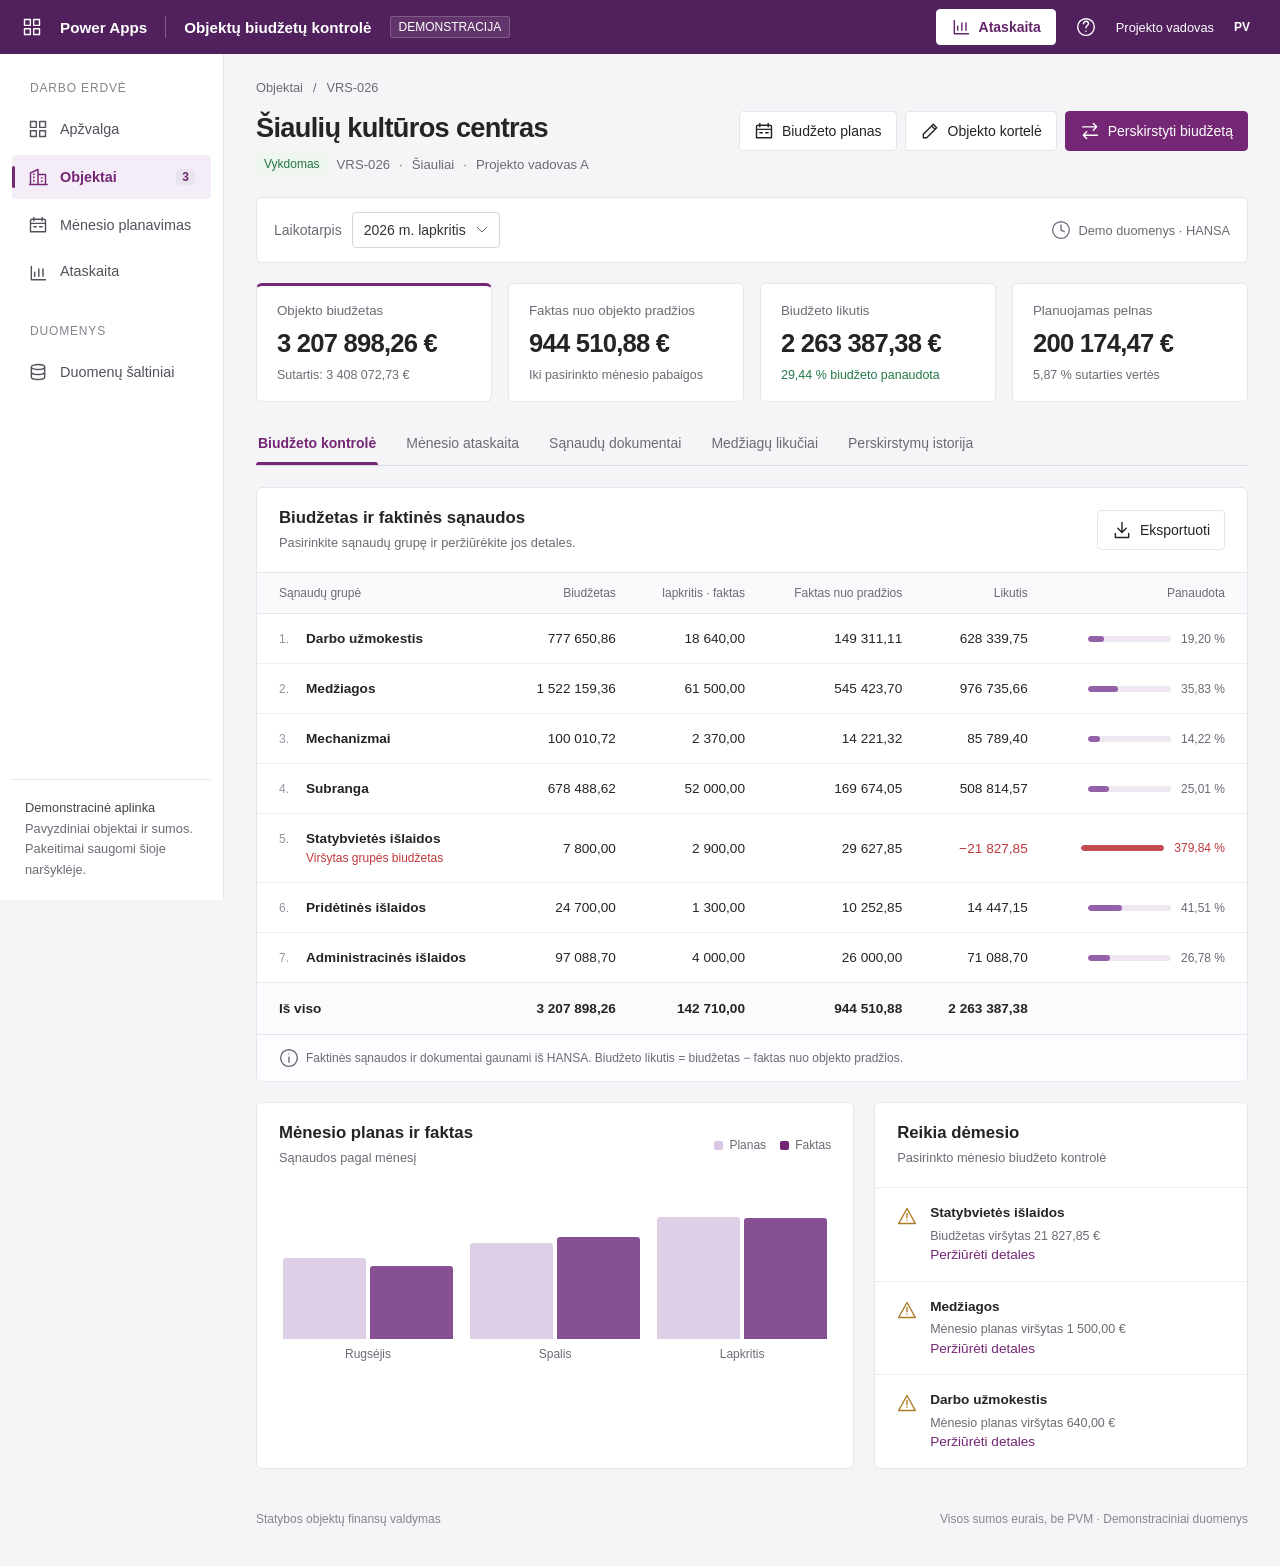
<file: index.html>
<!doctype html>
<html lang="lt"><head><meta charset="UTF-8"><meta name="viewport" content="width=device-width,initial-scale=1"><title>Objektų biudžetų kontrolė</title><meta name="description" content="Statybos objektų biudžeto planavimo ir faktinių sąnaudų kontrolės demonstracija."><link rel="stylesheet" href="style.css?v=neutral-demo-4"></head><body><div id="app"></div><div id="toast" role="status"></div><dialog id="modal"></dialog><script src="config.js?v=neutral-demo-4"></script><script src="app.js?v=neutral-demo-4"></script></body></html>
</file>
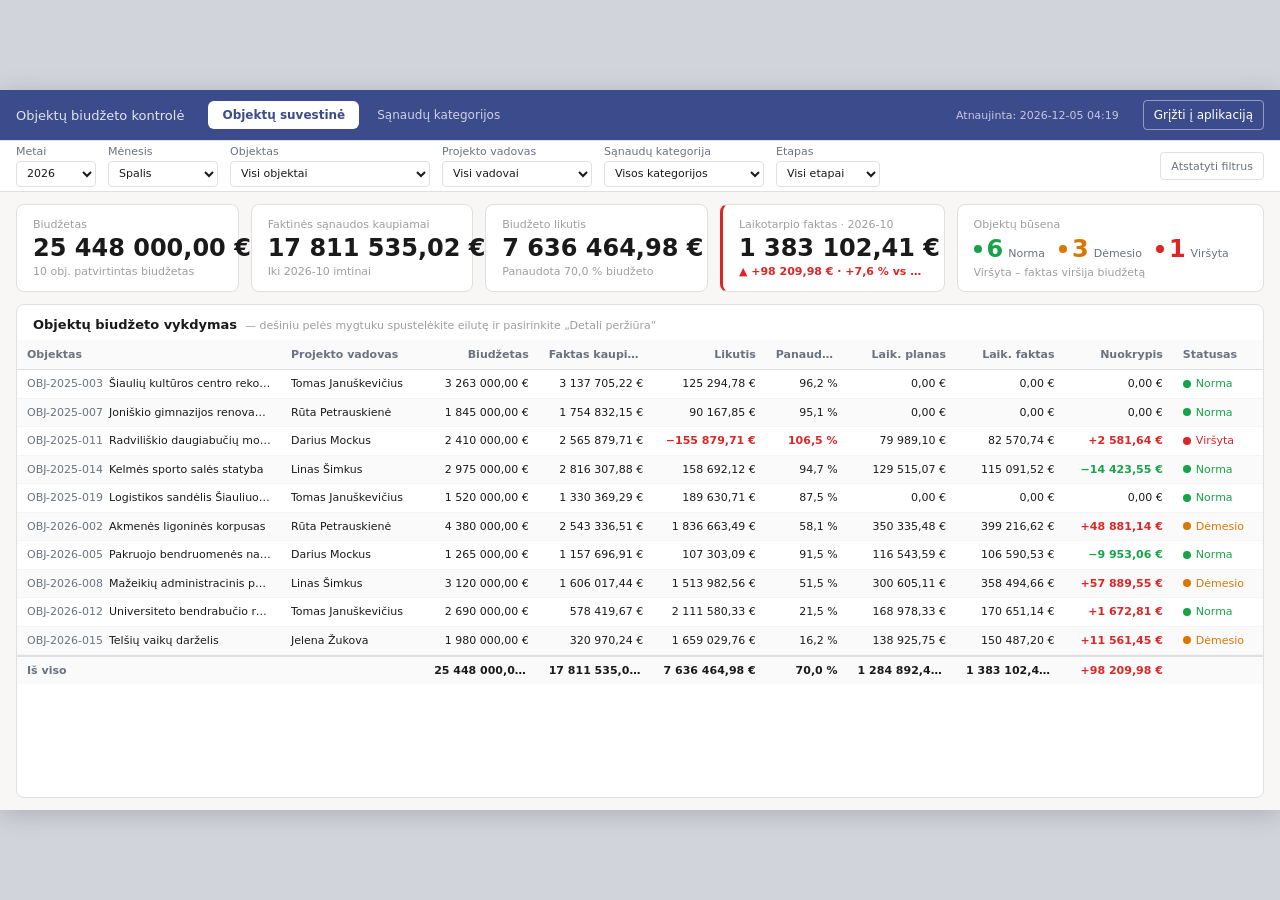
<file: ataskaita.html>
<!DOCTYPE html>
<html lang="lt">
<head>
<meta charset="UTF-8">
<meta name="viewport" content="width=1280">
<title>Objektų biudžeto kontrolė · Ataskaita</title>
<style>
:root {
  --font: "Segoe UI", system-ui, sans-serif;
  --canvas: #F8F7F6;
  --surface: #FFFFFF;
  --border: #E0E0E0;
  --radius: 8px;
  --text-primary: #1A1A1A;
  --text-secondary: #6B7280;
  --text-muted: #9E9E9E;
  --accent: #3B4B8C; /* Ataskaitos akcentinė spalva */
  --success: #16A34A;
  --warning: #D97706;
  --danger: #DC2626;
  --series-b: #9CA3AF;
  --row-alt: #FAFAFA;
  --row-hover: #EEF1F9;
}
* { box-sizing: border-box; }
html, body {
  margin: 0; padding: 0; width: 100%; height: 100%;
  background: #D1D5DB;
  display: flex; align-items: center; justify-content: center;
  font-family: var(--font);
  color: var(--text-primary);
}
.report-canvas {
  width: 1280px; height: 720px; flex-shrink: 0; overflow: hidden;
  display: flex; flex-direction: column;
  background: var(--canvas);
  box-shadow: 0 4px 24px rgba(0,0,0,0.18);
  position: relative;
}
button { font-family: var(--font); }
:focus-visible { outline: 2px solid var(--accent); outline-offset: 2px; }

/* ---------- Topbar ---------- */
.topbar {
  height: 50px; flex-shrink: 0; background: var(--accent);
  display: flex; align-items: center; gap: 24px; padding: 0 16px;
}
.brand { display: flex; align-items: center; gap: 10px; flex-shrink: 0; }
.brand-name { color: #FFFFFF; font-size: 14px; font-weight: 700; white-space: nowrap; }
.brand-sep { color: rgba(255,255,255,0.4); font-size: 14px; }
.brand-report { color: rgba(255,255,255,0.85); font-size: 13px; font-weight: 400; white-space: nowrap; }
.tabs { display: flex; gap: 4px; }
.tab {
  border: none; background: transparent; color: rgba(255,255,255,0.75);
  font-size: 12px; padding: 7px 14px; border-radius: 6px; cursor: pointer; white-space: nowrap;
}
.tab:hover { color: #FFFFFF; background: rgba(255,255,255,0.12); }
.tab.active { background: #FFFFFF; color: var(--accent); font-weight: 600; }
.tab:focus-visible { outline: 2px solid #FFFFFF; outline-offset: 2px; }
.timestamp { margin-left: auto; font-size: 11px; color: rgba(255,255,255,0.7); background: none; border: none; padding: 0; white-space: nowrap; }

/* ---------- Filter bar ---------- */
.filterbar {
  height: 52px; flex-shrink: 0;
  background: var(--surface);
  border-top: 1px solid var(--border);
  border-bottom: 1px solid var(--border);
  display: flex; align-items: center; gap: 12px;
  padding: 4px 16px; box-sizing: border-box;
}
.filter { display: flex; flex-direction: column; gap: 4px; }
.filter label { display: block; font-size: 11px; color: var(--text-secondary); line-height: 1; white-space: nowrap; }
.filter select {
  height: 26px; font-size: 11px; border: 1px solid var(--border); border-radius: 4px;
  background: var(--surface); color: var(--text-primary); padding: 4px 6px; box-sizing: border-box;
  font-family: var(--font);
}
.filter select:disabled { color: var(--text-muted); background: var(--row-alt); }
.filter-right { margin-left: auto; display: flex; align-items: center; gap: 8px; }
.btn-reset-filters, .btn-ghost {
  font-size: 11px; height: 28px; padding: 0 10px; border: 1px solid var(--border); border-radius: 4px;
  background: var(--surface); color: var(--text-secondary); cursor: pointer; white-space: nowrap;
}
.btn-reset-filters:hover, .btn-ghost:hover { background: #F3F4F6; color: var(--text-primary); }
.btn-ghost.small { height: 24px; padding: 0 8px; }
[hidden] { display: none !important; }

/* ---------- Content / pages ---------- */
.content { flex: 1; min-height: 0; overflow: hidden; }
.page {
  display: none; flex-direction: column; height: 100%; min-height: 0; overflow: hidden;
  padding: 12px 16px; gap: 12px;
}
.page.active { display: flex; }

/* ---------- KPI ---------- */
.kpi-row { display: flex; gap: 12px; height: 88px; flex-shrink: 0; }
.kpi {
  flex: 1; min-width: 0; background: var(--surface); border: 1px solid var(--border);
  border-radius: var(--radius); padding: 12px 16px;
  display: flex; flex-direction: column; justify-content: center;
}
.kpi.wide { flex: 1.45; }
.kpi-label { font-size: 11px; color: var(--text-muted); margin-bottom: 4px; white-space: nowrap; overflow: hidden; text-overflow: ellipsis; }
.kpi-value { font-size: 24px; font-weight: 700; color: var(--text-primary); white-space: nowrap; font-variant-numeric: tabular-nums; line-height: 1.15; }
.kpi-value.neg { color: var(--danger); }
.kpi-sub { font-size: 11px; color: var(--text-muted); margin-top: 3px; white-space: nowrap; overflow: hidden; text-overflow: ellipsis; }
.kpi-delta { font-size: 11px; font-weight: 600; margin-top: 3px; white-space: nowrap; overflow: hidden; text-overflow: ellipsis; }
.kpi-delta.bad { color: var(--danger); }
.kpi-delta.good { color: var(--success); }
.kpi-delta.neutral { color: var(--text-muted); font-weight: 400; }
.kpi-multi-row { display: flex; gap: 14px; align-items: baseline; }
.status-item { display: inline-flex; align-items: baseline; gap: 5px; white-space: nowrap; }
.status-item .dot { width: 8px; height: 8px; border-radius: 50%; background: currentColor; align-self: center; }
.status-item .count { font-size: 24px; font-weight: 700; font-variant-numeric: tabular-nums; }
.status-item .label { font-size: 11px; color: var(--text-secondary); }

/* ---------- Status (dot + text) ----------
   Mapping: Norma → success, Dėmesio → warning, Viršyta → danger.
   Viršyta: faktas kaupiamai > biudžetas. Dėmesio: laikotarpio faktas > laikotarpio planas daugiau nei 5 %. */
.status { display: inline-flex; align-items: center; gap: 5px; font-weight: 500; }
.status-dot { width: 8px; height: 8px; border-radius: 50%; background: currentColor; flex-shrink: 0; }
.status-good, .status-item.status-good { color: var(--success); }
.status-warn, .status-item.status-warn { color: var(--warning); }
.status-bad, .status-item.status-bad { color: var(--danger); }
.status-neutral { color: var(--text-muted); }

/* ---------- Panels & tables ---------- */
.panel {
  background: var(--surface); border: 1px solid var(--border); border-radius: var(--radius);
  display: flex; flex-direction: column; min-height: 0; overflow: hidden;
}
.panel-fill { flex: 1; }
.table-title { font-size: 13px; font-weight: 600; color: var(--text-primary); padding: 12px 16px 8px; flex-shrink: 0; white-space: nowrap; }
.table-title .hint { font-size: 11px; font-weight: 400; color: var(--text-muted); margin-left: 8px; }
.table-wrap { flex: 1; min-height: 0; overflow-y: auto; overflow-x: hidden; }
table { width: 100%; table-layout: fixed; border-collapse: separate; border-spacing: 0; font-size: 11px; }
thead th {
  position: sticky; top: 0; z-index: 1;
  color: var(--text-secondary); font-weight: 600; font-size: 11px; text-transform: none;
  padding: 8px 10px; border-bottom: 1px solid var(--border); background: var(--row-alt);
  text-align: left; white-space: nowrap; overflow: hidden; text-overflow: ellipsis;
}
thead th.num { text-align: right; }
tbody td {
  color: var(--text-primary); padding: 7px 10px; border-bottom: 1px solid #F3F4F6;
  white-space: nowrap; overflow: hidden; text-overflow: ellipsis; max-width: 0;
}
tbody tr:nth-child(even) td { background: var(--row-alt); }
td.num { text-align: right; font-variant-numeric: tabular-nums; }
.code { color: var(--text-secondary); margin-right: 6px; font-variant-numeric: tabular-nums; }
tr.drill { cursor: context-menu; }
tr.drill:hover td { background: var(--row-hover); }
tr.drill.selected td { background: var(--row-hover); box-shadow: inset 0 -1px 0 var(--accent); }
tr.drill:focus-visible { outline: 2px solid var(--accent); outline-offset: -2px; }
tfoot td {
  position: sticky; bottom: 0; z-index: 1;
  background: var(--row-alt); border-top: 2px solid var(--border);
  font-weight: 700; padding: 7px 10px; white-space: nowrap; overflow: hidden; text-overflow: ellipsis; max-width: 0;
}
tfoot td.total-label { color: var(--text-secondary); }
.neg, .delta-bad { color: var(--danger); font-weight: 600; }
.delta-good { color: var(--success); font-weight: 600; }
td.empty { text-align: center; color: var(--text-secondary); padding: 28px 10px; background: var(--surface) !important; }

/* Matrix (hierarchy) */
.group-row td { background: #F3F4F6 !important; font-weight: 700; font-size: 11px; padding: 6px 10px; cursor: pointer; }
.group-row:hover td { background: #E9EBEF !important; }
.group-header { user-select: none; }
.toggle-icon { font-size: 9px; margin-right: 6px; color: var(--text-secondary); display: inline-block; width: 10px; }
.child-row td { font-size: 11px; padding: 5px 10px; }
.child-label { padding-left: 24px !important; color: #374151 !important; }

/* ---------- Charts ---------- */
.chart-row { display: flex; flex: 1; min-height: 0; gap: 12px; }
.chart-panel {
  flex: 1; min-width: 0; min-height: 0; background: var(--surface); border: 1px solid var(--border);
  border-radius: var(--radius); padding: 10px 14px 8px; display: flex; flex-direction: column;
}
.chart-head { display: flex; align-items: flex-start; gap: 12px; flex-shrink: 0; margin-bottom: 6px; }
.chart-title { font-size: 13px; font-weight: 600; color: var(--text-primary); }
.chart-sub { font-size: 11px; color: var(--text-secondary); margin-top: 2px; }
.legend { margin-left: auto; display: flex; gap: 12px; align-items: center; font-size: 11px; color: var(--text-secondary); padding-top: 2px; white-space: nowrap; }
.legend .sw { display: inline-block; width: 10px; height: 10px; border-radius: 2px; margin-right: 5px; vertical-align: -1px; }
.chart-wrap { flex: 1; min-height: 0; position: relative; }
.chart-wrap canvas { display: block; }
.chart-tip {
  position: absolute; pointer-events: none; background: var(--surface); border: 1px solid var(--border);
  border-radius: 6px; box-shadow: 0 4px 12px rgba(0,0,0,0.10); padding: 7px 10px; font-size: 11px;
  color: var(--text-primary); white-space: nowrap; z-index: 5; display: none; line-height: 1.55;
}
.chart-tip b { font-weight: 600; }
.p2-table-panel { height: 250px; flex-shrink: 0; }
#p3-kpis .kpi-value { font-size: 20px; }
#p3-kpis .kpi { padding: 12px 14px; }

/* ---------- Detail page ---------- */
.detail-head {
  flex-shrink: 0; display: flex; align-items: center; gap: 16px;
  background: var(--surface); border: 1px solid var(--border); border-radius: var(--radius); padding: 10px 16px;
}
.btn-back {
  font-size: 12px; height: 30px; padding: 0 12px; border: 1px solid var(--border); border-radius: 6px;
  background: var(--surface); color: var(--text-primary); cursor: pointer; white-space: nowrap;
}
.btn-back:hover { background: #F3F4F6; }
.detail-title { font-size: 15px; font-weight: 700; color: var(--text-primary); white-space: nowrap; }
.detail-meta { font-size: 11px; color: var(--text-secondary); margin-top: 2px; white-space: nowrap; overflow: hidden; text-overflow: ellipsis; }
.detail-text { min-width: 0; }

/* ---------- Context menu ---------- */
.ctx-menu {
  position: fixed; background: #FFFFFF; border: 1px solid #E0E0E0; border-radius: 6px;
  box-shadow: 0 4px 16px rgba(0,0,0,0.12); padding: 4px 0; min-width: 180px; z-index: 1000; display: none;
}
.ctx-menu.visible { display: block; }
.ctx-item {
  padding: 8px 14px; font-size: 12px; color: #1A1A1A; cursor: pointer;
  display: flex; align-items: center; gap: 8px; user-select: none;
  border: none; background: transparent; width: 100%; text-align: left;
}
.ctx-item:hover, .ctx-item:focus-visible { background: #EEF1F9; outline: none; }
.ctx-icon { font-size: 13px; color: var(--accent); }
.ctx-cancel { color: #6B7280; border-top: 1px solid #F3F4F6; margin-top: 2px; }
.app-back-link { color: #fff; text-decoration: none; font: 12px var(--font); white-space: nowrap; padding: 7px 10px; border: 1px solid rgba(255,255,255,.45); border-radius: 4px; }
.app-back-link:hover { background: rgba(255,255,255,.12); }
</style>
</head>
<body>
<div class="report-canvas">
  <div class="topbar">
    <div class="brand">
      <span class="brand-report">Objektų biudžeto kontrolė</span>
    </div>
    <nav class="tabs" aria-label="Ataskaitos puslapiai">
      <button type="button" class="tab active" data-page="p1">Objektų suvestinė</button>
      <button type="button" class="tab" data-page="p2">Sąnaudų kategorijos</button>
    </nav>
    <div class="timestamp" id="ts"></div>
    <a class="app-back-link" href="./index.html?v=neutral-demo-4">Grįžti į aplikaciją</a>
  </div>

  <div class="filterbar">
    <div class="filter"><label for="f-year">Metai</label><select id="f-year" style="width:80px" onchange="applyFilters()"></select></div>
    <div class="filter"><label for="f-month">Mėnesis</label><select id="f-month" style="width:110px" onchange="applyFilters()"></select></div>
    <div class="filter"><label for="f-obj">Objektas</label><select id="f-obj" style="width:200px" onchange="applyFilters()"></select></div>
    <div class="filter"><label for="f-pm">Projekto vadovas</label><select id="f-pm" style="width:150px" onchange="applyFilters()"></select></div>
    <div class="filter"><label for="f-cat">Sąnaudų kategorija</label><select id="f-cat" style="width:160px" onchange="applyFilters()"></select></div>
    <div class="filter"><label for="f-stage">Etapas</label><select id="f-stage" style="width:104px" onchange="applyFilters()"></select></div>
    <div class="filter-right">
      <button type="button" class="btn-ghost" id="chip-chart" hidden></button>
      <button type="button" class="btn-reset-filters" id="btn-reset">Atstatyti filtrus</button>
    </div>
  </div>

  <div class="content">
    <!-- P1: Objektų suvestinė -->
    <div class="page active" id="p1">
      <div class="kpi-row" id="p1-kpis"></div>
      <div class="panel panel-fill">
        <div class="table-title">Objektų biudžeto vykdymas<span class="hint">— dešiniu pelės mygtuku spustelėkite eilutę ir pasirinkite „Detali peržiūra“</span></div>
        <div class="table-wrap">
          <table id="p1-table">
            <colgroup>
              <col style="width:258px"><col style="width:140px"><col style="width:112px"><col style="width:112px"><col style="width:110px">
              <col style="width:80px"><col style="width:106px"><col style="width:106px"><col style="width:106px"><col style="width:88px">
            </colgroup>
            <thead><tr>
              <th>Objektas</th><th>Projekto vadovas</th><th class="num">Biudžetas</th><th class="num">Faktas kaupiamai</th>
              <th class="num">Likutis</th><th class="num">Panaudota</th><th class="num">Laik. planas</th><th class="num">Laik. faktas</th>
              <th class="num">Nuokrypis</th><th>Statusas</th>
            </tr></thead>
            <tbody id="p1-tbody"></tbody>
            <tfoot id="p1-tfoot"></tfoot>
          </table>
        </div>
      </div>
    </div>

    <!-- P2: Sąnaudų kategorijos -->
    <div class="page" id="p2">
      <div class="kpi-row" id="p2-kpis"></div>
      <div class="chart-row">
        <div class="chart-panel">
          <div class="chart-head">
            <div>
              <div class="chart-title">Biudžetas ir faktas pagal kategoriją</div>
              <div class="chart-sub" id="p2-cat-sub"></div>
            </div>
            <div class="legend">
              <span><span class="sw" style="background:var(--series-b)"></span>Biudžetas</span>
              <span><span class="sw" style="background:var(--accent)"></span>Faktas</span>
              <button type="button" class="btn-ghost small" id="p2-cat-reset" hidden>Išvalyti pasirinkimą</button>
            </div>
          </div>
          <div class="chart-wrap"><canvas id="p2-chart-cat" aria-label="Biudžetas ir faktas pagal sąnaudų kategoriją"></canvas></div>
        </div>
        <div class="chart-panel">
          <div class="chart-head">
            <div>
              <div class="chart-title">Planas ir faktas pagal mėnesį</div>
              <div class="chart-sub" id="p2-month-sub"></div>
            </div>
            <div class="legend">
              <span><span class="sw" style="background:var(--series-b)"></span>Planas</span>
              <span><span class="sw" style="background:var(--accent)"></span>Faktas</span>
              <button type="button" class="btn-ghost small" id="p2-month-reset" hidden>Išvalyti pasirinkimą</button>
            </div>
          </div>
          <div class="chart-wrap" id="p2-month-wrap">
            <canvas id="p2-chart-month" aria-label="Planas ir faktas pagal mėnesį"></canvas>
            <div class="chart-tip" id="p2-tip"></div>
          </div>
        </div>
      </div>
      <div class="panel p2-table-panel">
        <div class="table-title">Sąnaudų kategorijų suvestinė</div>
        <div class="table-wrap">
          <table id="p2-table">
            <colgroup>
              <col style="width:250px"><col style="width:120px"><col style="width:120px"><col style="width:116px"><col style="width:84px">
              <col style="width:112px"><col style="width:112px"><col style="width:112px"><col style="width:90px">
            </colgroup>
            <thead><tr>
              <th>Sąnaudų kategorija</th><th class="num">Biudžetas</th><th class="num">Faktas kaupiamai</th><th class="num">Likutis</th>
              <th class="num">Panaudota</th><th class="num">Laik. planas</th><th class="num">Laik. faktas</th><th class="num">Nuokrypis</th><th>Statusas</th>
            </tr></thead>
            <tbody id="p2-tbody"></tbody>
            <tfoot id="p2-tfoot"></tfoot>
          </table>
        </div>
      </div>
    </div>

    <!-- P3: Objekto biudžeto detalizacija (drill-through) -->
    <div class="page" id="p3">
      <div class="detail-head">
        <button type="button" class="btn-back" id="p3-back">← Grįžti į objektų suvestinę</button>
        <div class="detail-text">
          <div class="detail-title" id="p3-title"></div>
          <div class="detail-meta" id="p3-meta"></div>
        </div>
      </div>
      <div class="kpi-row" id="p3-kpis"></div>
      <div class="panel panel-fill">
        <div class="table-title">Biudžeto eilutės: planas ir faktas<span class="hint">— spustelėkite kategoriją, kad suskleistumėte ar išskleistumėte eilutes</span></div>
        <div class="table-wrap">
          <table id="p3-table">
            <colgroup>
              <col style="width:262px"><col style="width:106px"><col style="width:106px"><col style="width:100px"><col style="width:100px">
              <col style="width:100px"><col style="width:106px"><col style="width:106px"><col style="width:76px"><col style="width:86px">
            </colgroup>
            <thead><tr>
              <th>Biudžeto eilutė</th><th class="num">Biudžetas</th><th class="num">Iki laikotarpio</th><th class="num">Laik. planas</th>
              <th class="num">Laik. faktas</th><th class="num">Nuokrypis</th><th class="num">Faktas kaupiamai</th><th class="num">Likutis</th>
              <th class="num">Panaudota</th><th>Statusas</th>
            </tr></thead>
            <tbody id="p3-tbody"></tbody>
            <tfoot id="p3-tfoot"></tfoot>
          </table>
        </div>
      </div>
    </div>
  </div>

  <div class="ctx-menu" id="ctx-menu" role="menu">
    <button type="button" class="ctx-item" id="ctx-drill" role="menuitem"><span class="ctx-icon">↗</span> Detali peržiūra</button>
    <button type="button" class="ctx-item ctx-cancel" id="ctx-cancel" role="menuitem">Atšaukti</button>
  </div>
</div>

<script>
// ================= 1. Constants =================
const LAST_MONTH = '2026-10';
const MONTH_ABBR = ['Sau','Vas','Kov','Bal','Geg','Bir','Lie','Rgp','Rgs','Spa','Lap','Grd'];
const MONTH_NAMES = ['Sausis','Vasaris','Kovas','Balandis','Gegužė','Birželis','Liepa','Rugpjūtis','Rugsėjis','Spalis','Lapkritis','Gruodis'];

const CATS = [
  { id: '1', name: 'Darbo užmokestis',          share: 0.243 },
  { id: '2', name: 'Medžiagos',                 share: 0.475 },
  { id: '3', name: 'Mechanizmai',               share: 0.031 },
  { id: '4', name: 'Subranga',                  share: 0.212 },
  { id: '5', name: 'Statybvietės išlaidos',     share: 0.004 },
  { id: '6', name: 'Pridėtinės išlaidos',       share: 0.008 },
  { id: '7', name: 'Administracinės išlaidos',  share: 0.027 }
];
const CAT_MAP = Object.fromEntries(CATS.map(c => [c.id, c]));

const LINES = [
  { cat: '1', code: '1.1', name: 'Darbininkų DU, su mokesčiais', share: 0.90, profile: 'bell' },
  { cat: '1', code: '1.2', name: 'Inžinerinio personalo DU, su mokesčiais', share: 0.10, profile: 'flat' },
  { cat: '2', code: '2.1', name: 'Žaliavos, gaminiai', share: 0.93, profile: 'bell' },
  { cat: '2', code: '2.2', name: 'Pastoliai, klojiniai', share: 0.07, profile: 'bell' },
  { cat: '3', code: '3.1', name: 'Mechanizmai (Bobcat, kranai, įrankiai)', share: 0.85, profile: 'flat' },
  { cat: '3', code: '3.2', name: 'Kuras objekto mechanizmams', share: 0.15, profile: 'flat' },
  { cat: '4', code: '4.1', name: 'UAB „Šilumos sistemos“ (ŠVOK)', share: 0.40, profile: 'bell' },
  { cat: '4', code: '4.2', name: 'UAB „Grindų meistrai“ (cementinės grindys)', share: 0.15, profile: 'late' },
  { cat: '4', code: '4.3', name: 'UAB „Tinko darbai“ (tinkavimas)', share: 0.25, profile: 'late' },
  { cat: '4', code: '4.4', name: 'UAB „Silpnosios srovės“', share: 0.20, profile: 'late' },
  { cat: '5', code: '5.1', name: 'Bio tualetai, vagončiai, tvoros, konteineriai', share: 0.15, profile: 'flat' },
  { cat: '5', code: '5.2', name: 'Elektra, vanduo', share: 0.25, profile: 'flat' },
  { cat: '5', code: '5.3', name: 'Kuras (automobilių kuro nurašymai)', share: 0.25, profile: 'flat' },
  { cat: '5', code: '5.4', name: 'Sąvartyno paslaugos', share: 0.15, profile: 'flat' },
  { cat: '5', code: '5.5', name: 'Objekto apsauga', share: 0.20, profile: 'flat' },
  { cat: '6', code: '6.1', name: 'Patalpų nuoma', share: 0.32, profile: 'flat' },
  { cat: '6', code: '6.2', name: 'Draudimai (CAR, garantijos, laidavimo raštai)', share: 0.36, profile: 'flat' },
  { cat: '6', code: '6.3', name: 'Ryšių paslaugos', share: 0.03, profile: 'flat' },
  { cat: '6', code: '6.4', name: 'Papildomos sąnaudos (automobilių remontas)', share: 0.08, profile: 'flat' },
  { cat: '6', code: '6.5', name: 'Orgtechnika', share: 0.02, profile: 'flat' },
  { cat: '6', code: '6.6', name: 'Valymo paslaugos prieš užbaigimą', share: 0.19, profile: 'late' },
  { cat: '7', code: '7.1', name: 'Administracinės išlaidos (3 % nuo biudžetinės vertės)', share: 1.00, profile: 'flat' }
];
const LINE_MAP = Object.fromEntries(LINES.map(l => [l.code, l]));

const OBJECTS = [
  { id: 'OBJ-2025-003', name: 'Šiaulių kultūros centro rekonstrukcija', city: 'Šiauliai',       pm: 'Tomas Januškevičius', start: '2025-01', dur: 20, budget: 3263000, margin: 0.058, bias: 0.035 },
  { id: 'OBJ-2025-007', name: 'Joniškio gimnazijos renovacija',         city: 'Joniškis',       pm: 'Rūta Petrauskienė',   start: '2025-03', dur: 14, budget: 1845000, margin: 0.064, bias: -0.045 },
  { id: 'OBJ-2025-011', name: 'Radviliškio daugiabučių modernizavimas', city: 'Radviliškis',    pm: 'Darius Mockus',       start: '2025-05', dur: 19, budget: 2410000, margin: 0.052, bias: 0.095 },
  { id: 'OBJ-2025-014', name: 'Kelmės sporto salės statyba',            city: 'Kelmė',          pm: 'Linas Šimkus',        start: '2025-08', dur: 16, budget: 2975000, margin: 0.061, bias: 0.02 },
  { id: 'OBJ-2025-019', name: 'Logistikos sandėlis Šiauliuose',         city: 'Šiauliai',       pm: 'Tomas Januškevičius', start: '2025-10', dur: 12, budget: 1520000, margin: 0.071, bias: -0.06 },
  { id: 'OBJ-2026-002', name: 'Akmenės ligoninės korpusas',             city: 'Naujoji Akmenė', pm: 'Rūta Petrauskienė',   start: '2026-01', dur: 18, budget: 4380000, margin: 0.049, bias: 0.07 },
  { id: 'OBJ-2026-005', name: 'Pakruojo bendruomenės namai',            city: 'Pakruojis',      pm: 'Darius Mockus',       start: '2026-02', dur: 10, budget: 1265000, margin: 0.066, bias: -0.02 },
  { id: 'OBJ-2026-008', name: 'Mažeikių administracinis pastatas',      city: 'Mažeikiai',      pm: 'Linas Šimkus',        start: '2026-04', dur: 14, budget: 3120000, margin: 0.055, bias: 0.13 },
  { id: 'OBJ-2026-012', name: 'Universiteto bendrabučio renovacija',    city: 'Šiauliai',       pm: 'Tomas Januškevičius', start: '2026-06', dur: 16, budget: 2690000, margin: 0.060, bias: 0.0 },
  { id: 'OBJ-2026-015', name: 'Telšių vaikų darželis',                  city: 'Telšiai',        pm: 'Jelena Žukova',       start: '2026-08', dur: 12, budget: 1980000, margin: 0.063, bias: 0.03 }
];
const OBJ_MAP = Object.fromEntries(OBJECTS.map(o => [o.id, o]));

const round2 = v => Math.round(v * 100) / 100;
function addMonths(ym, k) {
  let y = +ym.slice(0, 4), m = +ym.slice(5, 7) - 1 + k;
  y += Math.floor(m / 12); m = ((m % 12) + 12) % 12;
  return y + '-' + String(m + 1).padStart(2, '0');
}
function seededRand(seed) {
  let s = seed;
  return function () {
    s = (s * 1664525 + 1013904223) & 0xffffffff;
    return (s >>> 0) / 0xffffffff;
  };
}
function weights(profile, D) {
  const w = [];
  for (let t = 0; t < D; t++) {
    if (profile === 'flat') w.push(1);
    else if (profile === 'bell') w.push(Math.sin(Math.PI * (t + 0.5) / D) + 0.15);
    else w.push(t < D * 0.4 ? 0 : Math.sin(Math.PI * (t - D * 0.4 + 0.5) / (D * 0.6)) + 0.1);
  }
  const s = w.reduce((a, b) => a + b, 0) || 1;
  return w.map(v => v / s);
}

// Biudžeto eilutės (planas visam objektui) ir mėnesiniai planas / faktas (HANSA faktas)
const BUDGET = [];
const DATA = [];
OBJECTS.forEach((o, oi) => {
  o.end = addMonths(o.start, o.dur - 1);
  o.stage = o.end <= LAST_MONTH ? 'Užbaigtas' : 'Vykdomas';
  let total = 0;
  LINES.forEach((ln, li) => {
    const cat = CAT_MAP[ln.cat];
    const lineBudget = round2(o.budget * cat.share * ln.share);
    total += lineBudget;
    BUDGET.push({ obj: o.id, code: ln.code, cat: ln.cat, budget: lineBudget });
    const rand = seededRand(oi * 1000 + li * 37 + 11); rand(); rand();
    let lineBias = (rand() - 0.5) * 0.16;
    if (ln.cat === '5') lineBias += 0.45;
    const w = weights(ln.profile, o.dur);
    let acc = 0;
    for (let t = 0; t < o.dur; t++) {
      const month = addMonths(o.start, t);
      const plan = t === o.dur - 1 ? round2(lineBudget - acc) : round2(lineBudget * w[t]);
      acc = round2(acc + plan);
      const r1 = rand(), r2 = rand();
      if (month > LAST_MONTH) continue;
      const mult = ln.cat === '7' ? 1 + o.bias * 0.3 + (r1 - 0.5) * 0.04 : 1 + o.bias + lineBias + (r1 - 0.5) * 0.4;
      let fact = plan > 0 ? round2(Math.max(0, plan * mult)) : 0;
      if (ln.cat === '4' && plan > 0 && r2 < 0.1) fact = 0;
      DATA.push({ obj: o.id, code: ln.code, cat: ln.cat, month, plan, fact });
    }
  });
  o.budgetTotal = round2(total);
  o.contract = round2(total * (1 + o.margin));
});
const FIRST_MONTH = DATA.reduce((m, r) => (r.month < m ? r.month : m), LAST_MONTH);

// ================= 2. State =================
let currentPage = 'p1';
let currentRow = null;
let selectedObj = null;
let chartFilter = { dim: null, val: null };
let chartHits = { cat: [], month: [] };
let monthHover = -1;
let monthChartData = [];
let expandedCats = {};
let ctxRow = null;
let ACCENT = '#3B4B8C';

// ================= 3. Boot =================
document.addEventListener('DOMContentLoaded', () => {
  ACCENT = getComputedStyle(document.documentElement).getPropertyValue('--accent').trim() || '#3B4B8C';
  document.getElementById('ts').textContent = getTimestamp();
  populateDropdowns();
  bindEvents();
  applyFilters();
});

function populateDropdowns() {
  const fill = (id, opts, def) => {
    const sel = document.getElementById(id);
    sel.innerHTML = '';
    opts.forEach(o => {
      const op = document.createElement('option');
      op.value = o.value; op.textContent = o.label;
      sel.appendChild(op);
    });
    sel.value = def;
  };
  const years = [...new Set(DATA.map(r => r.month.slice(0, 4)))].sort();
  fill('f-year', [{ value: '', label: 'Visi' }].concat(years.map(y => ({ value: y, label: y }))), '2026');
  fill('f-month', [{ value: '', label: 'Visi mėnesiai' }].concat(MONTH_NAMES.map((n, i) => ({ value: String(i + 1).padStart(2, '0'), label: n }))), '10');
  fill('f-obj', [{ value: '', label: 'Visi objektai' }].concat(OBJECTS.map(o => ({ value: o.id, label: o.id + ' ' + o.name }))), '');
  const pms = [...new Set(OBJECTS.map(o => o.pm))].sort((a, b) => a.localeCompare(b, 'lt'));
  fill('f-pm', [{ value: '', label: 'Visi vadovai' }].concat(pms.map(p => ({ value: p, label: p }))), '');
  fill('f-cat', [{ value: '', label: 'Visos kategorijos' }].concat(CATS.map(c => ({ value: c.id, label: c.id + '. ' + c.name }))), '');
  fill('f-stage', [{ value: '', label: 'Visi etapai' }, { value: 'Vykdomas', label: 'Vykdomas' }, { value: 'Užbaigtas', label: 'Užbaigtas' }], '');
}

function bindEvents() {
  document.querySelectorAll('.tab').forEach(t => t.addEventListener('click', () => showPage(t.dataset.page, t)));
  document.getElementById('btn-reset').addEventListener('click', resetFilters);
  document.getElementById('chip-chart').addEventListener('click', clearChartFilter);
  document.getElementById('p2-cat-reset').addEventListener('click', clearChartFilter);
  document.getElementById('p2-month-reset').addEventListener('click', clearChartFilter);
  document.getElementById('p3-back').addEventListener('click', backToP1);

  document.getElementById('ctx-drill').addEventListener('click', e => {
    e.stopPropagation();
    const row = ctxRow;
    hideCtxMenu();
    if (row) drillTo(row);
  });
  document.getElementById('ctx-cancel').addEventListener('click', e => { e.stopPropagation(); hideCtxMenu(); });
  document.addEventListener('click', hideCtxMenu);
  document.addEventListener('keydown', e => { if (e.key === 'Escape') hideCtxMenu(); });

  const cCat = document.getElementById('p2-chart-cat');
  cCat.addEventListener('mousemove', e => {
    const h = hitAt(cCat, chartHits.cat, e);
    cCat.style.cursor = h ? 'pointer' : 'default';
  });
  cCat.addEventListener('click', e => {
    const h = hitAt(cCat, chartHits.cat, e);
    if (h) setChartFilter('cat', h.val);
  });

  const cMonth = document.getElementById('p2-chart-month');
  cMonth.addEventListener('mousemove', e => {
    const h = hitAt(cMonth, chartHits.month, e);
    cMonth.style.cursor = h ? 'pointer' : 'default';
    const idx = h ? h.i : -1;
    if (idx !== monthHover) { monthHover = idx; drawMonthChart(); }
    showMonthTip(h);
  });
  cMonth.addEventListener('mouseleave', () => {
    monthHover = -1; showMonthTip(null); drawMonthChart();
  });
  cMonth.addEventListener('click', e => {
    const h = hitAt(cMonth, chartHits.month, e);
    if (h) setChartFilter('month', h.val);
  });

  let resizeTimer;
  window.addEventListener('resize', () => {
    clearTimeout(resizeTimer);
    resizeTimer = setTimeout(() => {
      const page = document.getElementById(currentPage);
      if (page && page.querySelector('canvas')) drawAllCharts();
    }, 150);
  });
}

// ================= 4. Navigation =================
function showPage(id, tabEl) {
  document.querySelectorAll('.page').forEach(p => p.classList.remove('active'));
  const target = document.getElementById(id);
  target.classList.add('active');
  document.querySelector('.filterbar').style.display = id === 'p3' ? 'none' : '';
  updateTabs(tabEl);
  currentPage = id;
  hideCtxMenu();
  if (id !== 'p3') applyFilters();
}
function updateTabs(activeEl) {
  if (!activeEl) return;
  document.querySelectorAll('.tab').forEach(t => t.classList.toggle('active', t === activeEl));
}
function backToP1() {
  document.querySelector('.filterbar').style.display = '';
  showPage('p1', document.querySelector('[data-page="p1"]'));
}

// ================= 5. Filtering =================
function readFilters() {
  return {
    year: document.getElementById('f-year').value,
    month: document.getElementById('f-month').value,
    obj: document.getElementById('f-obj').value,
    pm: document.getElementById('f-pm').value,
    cat: document.getElementById('f-cat').value,
    stage: document.getElementById('f-stage').value
  };
}
function objOk(id, f) {
  const o = OBJ_MAP[id];
  if (!o) return false;
  if (f.obj && o.id !== f.obj) return false;
  if (f.pm && o.pm !== f.pm) return false;
  if (f.stage && o.stage !== f.stage) return false;
  return true;
}
function catOk(cat, f, ignoreChart) {
  if (f.cat && cat !== f.cat) return false;
  if (!ignoreChart && chartFilter.dim === 'cat' && cat !== chartFilter.val) return false;
  return true;
}
function inPeriod(month, f) {
  if (chartFilter.dim === 'month') return month === chartFilter.val;
  if (f.year && month.slice(0, 4) !== f.year) return false;
  if (f.month && month.slice(5, 7) !== f.month) return false;
  return true;
}
function cumEndOf(f) {
  if (chartFilter.dim === 'month') return chartFilter.val;
  if (f.year && f.month) return f.year + '-' + f.month;
  if (f.year) return f.year + '-12';
  return '9999-12';
}
function periodLabel(f) {
  if (chartFilter.dim === 'month') return chartFilter.val;
  if (f.year && f.month) return f.year + '-' + f.month;
  if (f.year) return f.year + ' m.';
  return 'visas laikotarpis';
}
function getFilteredData(opts) {
  const f = readFilters();
  const ignoreChart = opts && opts.ignoreChartCat;
  const cumEnd = cumEndOf(f);
  const B = BUDGET.filter(r => objOk(r.obj, f) && catOk(r.cat, f, ignoreChart));
  const base = DATA.filter(r => objOk(r.obj, f) && catOk(r.cat, f, ignoreChart));
  const C = base.filter(r => r.month <= cumEnd);
  const P = base.filter(r => inPeriod(r.month, f));
  return {
    f, B, C, P, cumEnd,
    cumLabel: cumEnd > LAST_MONTH ? LAST_MONTH : cumEnd,
    periodLabel: periodLabel(f)
  };
}
function syncFilterControls() {
  const y = document.getElementById('f-year');
  const m = document.getElementById('f-month');
  m.disabled = !y.value;
  if (!y.value) m.value = '';
  if (chartFilter.dim === 'month' && y.value && chartFilter.val.slice(0, 4) !== y.value) {
    chartFilter = { dim: null, val: null };
  }
}
function applyFilters() {
  syncFilterControls();
  const D = getFilteredData();
  renderKPIs('p1', D);
  renderKPIs('p2', D);
  renderObjTable(D);
  renderCatTable(D);
  renderChartFilterUI();
  if (currentPage === 'p2') {
    requestAnimationFrame(() => requestAnimationFrame(drawAllCharts));
  }
}
function resetFilters() {
  document.getElementById('f-year').value = '2026';
  document.getElementById('f-month').value = '10';
  ['f-obj', 'f-pm', 'f-cat', 'f-stage'].forEach(id => { document.getElementById(id).value = ''; });
  chartFilter = { dim: null, val: null };
  applyFilters();
}
function setChartFilter(dim, val) {
  if (chartFilter.dim === dim && chartFilter.val === val) chartFilter = { dim: null, val: null };
  else chartFilter = { dim, val };
  applyFilters();
}
function clearChartFilter() {
  chartFilter = { dim: null, val: null };
  applyFilters();
}
function renderChartFilterUI() {
  const chip = document.getElementById('chip-chart');
  if (chartFilter.dim) {
    const txt = chartFilter.dim === 'cat' ? CAT_MAP[chartFilter.val].name : chartFilter.val;
    chip.textContent = 'Diagrama: ' + txt + '  ✕';
    chip.title = 'Išvalyti diagramos filtrą';
    chip.hidden = false;
  } else chip.hidden = true;
  document.getElementById('p2-cat-reset').hidden = chartFilter.dim !== 'cat';
  document.getElementById('p2-month-reset').hidden = chartFilter.dim !== 'month';
}

// ================= 6. Formatting helpers =================
function formatEUR(value) {
  const v = Number(value) || 0;
  return Math.abs(v).toLocaleString('lt-LT', { minimumFractionDigits: 2, maximumFractionDigits: 2 }) + ' €' ;
}
function formatEURSigned(value) {
  const v = round2(Number(value) || 0);
  return (v < 0 ? '−' : '') + formatEUR(v);
}
function formatPercent(value) {
  const v = Number(value) || 0;
  return (v < 0 ? '−' : '') + Math.abs(v).toLocaleString('lt-LT', { minimumFractionDigits: 1, maximumFractionDigits: 1 }) + ' %';
}
function formatDelta(d) {
  const v = round2(d);
  if (Math.abs(v) < 0.005) return formatEUR(0);
  return (v > 0 ? '+' : '−') + formatEUR(v);
}
function deltaClass(d) {
  const v = round2(d);
  return v > 0.004 ? 'delta-bad' : v < -0.004 ? 'delta-good' : '';
}
function formatDate(value) { return value; }
function fmtCompact(v) {
  const a = Math.abs(v); let s;
  if (a >= 1e6) s = (a / 1e6).toLocaleString('lt-LT', { minimumFractionDigits: 2, maximumFractionDigits: 2 }) + ' M €';
  else if (a >= 1e3) s = (a / 1e3).toLocaleString('lt-LT', { maximumFractionDigits: a >= 1e5 ? 0 : 1 }) + ' K €';
  else s = Math.round(a) + ' €';
  return (v < 0 ? '−' : '') + s;
}
function getTimestamp() {
  const now = new Date();
  const yyyy = now.getFullYear();
  const mm = String(now.getMonth() + 1).padStart(2, '0');
  const dd = String(now.getDate()).padStart(2, '0');
  const hh = String(now.getHours()).padStart(2, '0');
  const min = String(now.getMinutes()).padStart(2, '0');
  return `Atnaujinta: ${yyyy}-${mm}-${dd} ${hh}:${min}`;
}
function esc(s) {
  return String(s).replace(/[&<>"']/g, c => ({ '&': '&amp;', '<': '&lt;', '>': '&gt;', '"': '&quot;', "'": '&#39;' }[c]));
}

// ================= 7. Rendering =================
function aggregate(B, C, P, keyFn) {
  const m = new Map();
  const get = k => { if (!m.has(k)) m.set(k, { key: k, budget: 0, cum: 0, plan: 0, fact: 0 }); return m.get(k); };
  B.forEach(r => { get(keyFn(r)).budget += r.budget; });
  C.forEach(r => { get(keyFn(r)).cum += r.fact; });
  P.forEach(r => { const a = get(keyFn(r)); a.plan += r.plan; a.fact += r.fact; });
  return m;
}
function totalsOf(B, C, P) {
  const t = { budget: 0, cum: 0, plan: 0, fact: 0 };
  B.forEach(r => { t.budget += r.budget; });
  C.forEach(r => { t.cum += r.fact; });
  P.forEach(r => { t.plan += r.plan; t.fact += r.fact; });
  return t;
}
function statusOf(a) {
  if (round2(a.cum) > round2(a.budget) + 0.005) return 'Viršyta';
  if (a.plan > 0 && a.fact > a.plan * 1.05) return 'Dėmesio';
  return 'Norma';
}
function statusHtml(st) {
  const cls = st === 'Viršyta' ? 'status-bad' : st === 'Dėmesio' ? 'status-warn' : 'status-good';
  return `<span class="status ${cls}"><span class="status-dot"></span><span>${esc(st)}</span></span>`;
}
function usedPct(a) { return a.budget > 0 ? (a.cum / a.budget) * 100 : 0; }

function kpiCard(label, value, extra, opts) {
  opts = opts || {};
  const style = opts.border ? ` style="border-left:3px solid ${opts.border}"` : '';
  return `<div class="kpi${opts.wide ? ' wide' : ''}"${style}>
    <div class="kpi-label" title="${esc(label)}">${esc(label)}</div>
    <div class="kpi-value${opts.neg ? ' neg' : ''}">${value}</div>${extra || ''}</div>`;
}
function deltaLine(fact, plan, compact) {
  if (!(plan > 0)) return { html: '<div class="kpi-delta neutral">Laikotarpiui planas nesudarytas</div>', border: null };
  const d = round2(fact - plan);
  const pct = (d / plan) * 100;
  if (Math.abs(d) < 0.005) return { html: '<div class="kpi-delta neutral">Atitinka planą</div>', border: null };
  const bad = d > 0;
  const arrow = d > 0 ? '▲' : '▼';
  const sign = d > 0 ? '+' : '−';
  const txt = compact ? `${arrow} ${sign}${formatEUR(d)} vs planas` : `${arrow} ${sign}${formatEUR(d)} · ${sign}${formatPercent(Math.abs(pct))} vs planas`;
  return { html: `<div class="kpi-delta ${bad ? 'bad' : 'good'}">${txt}</div>`, border: bad ? 'var(--danger)' : 'var(--success)' };
}
function renderKPIs(prefix, D) {
  const el = document.getElementById(prefix + '-kpis');
  const T = totalsOf(D.B, D.C, D.P);
  const objAgg = aggregate(D.B, D.C, D.P, r => r.obj);
  const objs = [...objAgg.values()].filter(a => a.budget > 0);
  const counts = { Norma: 0, Dėmesio: 0, Viršyta: 0 };
  objs.forEach(a => { counts[statusOf(a)]++; });
  const lik = round2(T.budget - T.cum);
  const dl = deltaLine(T.fact, T.plan);
  const multi = `<div class="kpi-multi-row">
      <span class="status-item status-good"><span class="dot"></span><span class="count">${counts.Norma}</span><span class="label">Norma</span></span>
      <span class="status-item status-warn"><span class="dot"></span><span class="count">${counts.Dėmesio}</span><span class="label">Dėmesio</span></span>
      <span class="status-item status-bad"><span class="dot"></span><span class="count">${counts.Viršyta}</span><span class="label">Viršyta</span></span>
    </div>`;
  el.innerHTML =
    kpiCard('Biudžetas', formatEUR(T.budget), `<div class="kpi-sub">${objs.length} obj. patvirtintas biudžetas</div>`) +
    kpiCard('Faktinės sąnaudos kaupiamai', formatEUR(T.cum), `<div class="kpi-sub">Iki ${D.cumLabel} imtinai</div>`) +
    kpiCard('Biudžeto likutis', formatEURSigned(lik), `<div class="kpi-sub">Panaudota ${formatPercent(T.budget > 0 ? T.cum / T.budget * 100 : 0)} biudžeto</div>`, { neg: lik < 0 }) +
    kpiCard('Laikotarpio faktas · ' + D.periodLabel, formatEUR(T.fact), dl.html, { border: dl.border }) +
    `<div class="kpi wide"><div class="kpi-label">Objektų būsena</div>${multi}<div class="kpi-sub">Viršyta – faktas viršija biudžetą</div></div>`;
}

function rowCells(a) {
  const lik = round2(a.budget - a.cum);
  const pct = usedPct(a);
  const d = a.fact - a.plan;
  return `<td class="num">${formatEUR(a.budget)}</td>
    <td class="num">${formatEUR(a.cum)}</td>
    <td class="num ${lik < 0 ? 'neg' : ''}">${formatEURSigned(lik)}</td>
    <td class="num ${pct > 100.0001 ? 'neg' : ''}">${formatPercent(pct)}</td>
    <td class="num">${formatEUR(a.plan)}</td>
    <td class="num">${formatEUR(a.fact)}</td>
    <td class="num ${deltaClass(d)}">${formatDelta(d)}</td>`;
}
function footCells(t) {
  const lik = round2(t.budget - t.cum);
  const pct = t.budget > 0 ? t.cum / t.budget * 100 : 0;
  const d = t.fact - t.plan;
  return `<td class="num">${formatEUR(t.budget)}</td>
    <td class="num">${formatEUR(t.cum)}</td>
    <td class="num ${lik < 0 ? 'neg' : ''}">${formatEURSigned(lik)}</td>
    <td class="num ${pct > 100.0001 ? 'neg' : ''}">${formatPercent(pct)}</td>
    <td class="num">${formatEUR(t.plan)}</td>
    <td class="num">${formatEUR(t.fact)}</td>
    <td class="num ${deltaClass(d)}">${formatDelta(d)}</td>`;
}

function renderObjTable(D) {
  const tbody = document.getElementById('p1-tbody');
  const tfoot = document.getElementById('p1-tfoot');
  const agg = aggregate(D.B, D.C, D.P, r => r.obj);
  const rows = OBJECTS.map(o => agg.get(o.id)).filter(a => a && a.budget > 0);
  tbody.innerHTML = '';
  if (!rows.length) {
    tbody.innerHTML = '<tr><td class="empty" colspan="10">Pagal pasirinktus filtrus duomenų nėra.</td></tr>';
  } else {
    rows.forEach(a => {
      const o = OBJ_MAP[a.key];
      const tr = document.createElement('tr');
      tr.className = 'drill' + (selectedObj === o.id ? ' selected' : '');
      tr.tabIndex = 0;
      tr.innerHTML = `<td class="col-name" title="${esc(o.id + ' ' + o.name)}"><span class="code">${esc(o.id)}</span>${esc(o.name)}</td>
        <td title="${esc(o.pm)}">${esc(o.pm)}</td>${rowCells(a)}<td>${statusHtml(statusOf(a))}</td>`;
      tr.addEventListener('click', () => {
        selectedObj = selectedObj === o.id ? null : o.id;
        tbody.querySelectorAll('tr.drill').forEach(r => r.classList.remove('selected'));
        if (selectedObj) tr.classList.add('selected');
      });
      tr.addEventListener('contextmenu', e => showCtxMenu(e, { obj: o.id }));
      tr.addEventListener('keydown', e => {
        if (e.key === 'ContextMenu' || (e.shiftKey && e.key === 'F10')) {
          e.preventDefault();
          const r = tr.getBoundingClientRect();
          showCtxMenu({ preventDefault() {}, clientX: r.left + 120, clientY: r.bottom }, { obj: o.id });
          document.getElementById('ctx-drill').focus();
        }
      });
      tbody.appendChild(tr);
    });
  }
  const t = totalsOf(D.B, D.C, D.P);
  tfoot.innerHTML = `<tr><td class="total-label" colspan="2">Iš viso</td>${footCells(t)}<td></td></tr>`;
}

function renderCatTable(D) {
  const tbody = document.getElementById('p2-tbody');
  const tfoot = document.getElementById('p2-tfoot');
  const agg = aggregate(D.B, D.C, D.P, r => r.cat);
  const rows = CATS.map(c => agg.get(c.id)).filter(a => a && a.budget > 0);
  if (!rows.length) {
    tbody.innerHTML = '<tr><td class="empty" colspan="9">Pagal pasirinktus filtrus duomenų nėra.</td></tr>';
  } else {
    tbody.innerHTML = rows.map(a => {
      const c = CAT_MAP[a.key];
      return `<tr><td title="${esc(c.name)}"><span class="code">${c.id}.</span>${esc(c.name)}</td>${rowCells(a)}<td>${statusHtml(statusOf(a))}</td></tr>`;
    }).join('');
  }
  const t = totalsOf(D.B, D.C, D.P);
  tfoot.innerHTML = `<tr><td class="total-label">Iš viso</td>${footCells(t)}<td></td></tr>`;
}

// ---------- Charts ----------
function prepareCanvas(canvas) {
  const parent = canvas.parentElement;
  const dpr = Math.min(window.devicePixelRatio || 1, 2);
  const rect = parent.getBoundingClientRect();
  const cssWidth = Math.max(240, Math.floor(rect.width));
  const cssHeight = Math.max(120, Math.floor(rect.height));
  canvas.style.width = cssWidth + 'px';
  canvas.style.height = cssHeight + 'px';
  canvas.width = Math.floor(cssWidth * dpr);
  canvas.height = Math.floor(cssHeight * dpr);
  const ctx = canvas.getContext('2d');
  ctx.setTransform(dpr, 0, 0, dpr, 0, 0);
  return { ctx, width: cssWidth, height: cssHeight };
}
function niceScale(dataMax, steps) {
  if (!(dataMax > 0)) return { max: 10, step: 2 };
  const rawStep = dataMax / steps;
  const mag = Math.pow(10, Math.floor(Math.log10(rawStep)));
  const normalized = rawStep / mag;
  let niceStep;
  if (normalized <= 1) niceStep = 1;
  else if (normalized <= 2) niceStep = 2;
  else if (normalized <= 5) niceStep = 5;
  else niceStep = 10;
  const step = niceStep * mag;
  const max = Math.ceil(dataMax / step) * step;
  return { max, step };
}
function hitAt(canvas, hits, e) {
  const r = canvas.getBoundingClientRect();
  const x = e.clientX - r.left, y = e.clientY - r.top;
  return hits.find(h => x >= h.x && x <= h.x + h.w && y >= h.y && y <= h.y + h.h) || null;
}
function drawEmpty(ctx, w, h) {
  ctx.fillStyle = '#6B7280';
  ctx.font = '12px "Segoe UI", system-ui, sans-serif';
  ctx.textAlign = 'center'; ctx.textBaseline = 'middle';
  ctx.fillText('Pagal pasirinktus filtrus duomenų nėra.', w / 2, h / 2);
}
function drawAllCharts() {
  if (currentPage !== 'p2') return;
  drawCatChart();
  drawMonthChart();
}

function drawCatChart() {
  const canvas = document.getElementById('p2-chart-cat');
  const { ctx, width: w, height: h } = prepareCanvas(canvas);
  ctx.clearRect(0, 0, w, h);
  chartHits.cat = [];
  const D = getFilteredData({ ignoreChartCat: true });
  document.getElementById('p2-cat-sub').textContent = 'Faktas iki ' + D.cumLabel + ' · spustelėkite juostą';
  const agg = aggregate(D.B, D.C, [], r => r.cat);
  const items = CATS.map(c => {
    const a = agg.get(c.id);
    return a && a.budget > 0 ? { id: c.id, label: c.id + '. ' + c.name, budget: a.budget, cum: a.cum } : null;
  }).filter(Boolean);
  if (!items.length) { drawEmpty(ctx, w, h); return; }

  const font = '10px "Segoe UI", system-ui, sans-serif';
  ctx.font = font;
  let labelW = 0;
  items.forEach(it => { labelW = Math.max(labelW, ctx.measureText(it.label).width); });
  labelW = Math.min(Math.ceil(labelW) + 10, w * 0.35);
  const pctTxt = items.map(it => formatPercent(it.budget > 0 ? it.cum / it.budget * 100 : 0));
  let valW = 0;
  pctTxt.forEach(t => { valW = Math.max(valW, ctx.measureText(t).width); });
  valW = Math.ceil(valW) + 12;

  const padT = 4, padB = 18;
  const barArea = Math.max(40, w - labelW - valW - 6);
  const dataMax = Math.max(0, ...items.map(it => Math.max(it.budget, it.cum)));
  const { max: axMax } = niceScale(dataMax, 4);
  const chartH = h - padT - padB;

  // grid
  ctx.textBaseline = 'top';
  for (let i = 0; i <= 4; i++) {
    const x = labelW + barArea * i / 4;
    ctx.strokeStyle = '#F0F0F0'; ctx.lineWidth = 1;
    ctx.beginPath(); ctx.moveTo(Math.round(x) + 0.5, padT); ctx.lineTo(Math.round(x) + 0.5, padT + chartH); ctx.stroke();
    ctx.fillStyle = '#9E9E9E';
    ctx.textAlign = i === 0 ? 'left' : i === 4 ? 'right' : 'center';
    ctx.fillText(fmtCompact(axMax * i / 4), x, padT + chartH + 5);
  }

  const n = items.length;
  const rowH = chartH / n;
  const groupH = Math.min(rowH * 0.62, 24);
  const barH = Math.max(2, groupH / 2 - 1);
  const sel = chartFilter.dim === 'cat' ? chartFilter.val : null;

  items.forEach((it, i) => {
    const yRow = padT + i * rowH;
    const y0 = yRow + (rowH - groupH) / 2;
    ctx.globalAlpha = sel && sel !== it.id ? 0.3 : 1;
    // label
    ctx.font = sel === it.id ? 'bold ' + font : font;
    ctx.fillStyle = '#6B7280';
    ctx.textAlign = 'right'; ctx.textBaseline = 'middle';
    let lbl = it.label;
    while (ctx.measureText(lbl).width > labelW - 8 && lbl.length > 4) lbl = lbl.slice(0, -2) + '…';
    ctx.fillText(lbl, labelW - 6, y0 + groupH / 2);
    // bars
    const bw = Math.min(barArea, (it.budget / axMax) * barArea);
    const fw = Math.min(barArea, (it.cum / axMax) * barArea);
    ctx.fillStyle = '#9CA3AF';
    ctx.beginPath(); ctx.fillRect(labelW, y0, Math.max(bw, it.budget > 0 ? 1 : 0), barH);
    ctx.fillStyle = ACCENT;
    ctx.beginPath(); ctx.fillRect(labelW, y0 + barH + 2, Math.max(fw, it.cum > 0 ? 1 : 0), barH);
    // value (fixed right zone)
    const over = it.cum > it.budget + 0.005;
    ctx.font = over ? 'bold ' + font : font;
    ctx.fillStyle = over ? '#DC2626' : '#374151';
    ctx.textAlign = 'left';
    ctx.fillText(pctTxt[i], labelW + barArea + 8, y0 + groupH / 2);
    ctx.globalAlpha = 1;
    chartHits.cat.push({ x: 0, y: yRow, w: w, h: rowH, val: it.id });
  });
  ctx.globalAlpha = 1;
}

function chartMonths(f) {
  let start = FIRST_MONTH, end = LAST_MONTH;
  if (f.year) {
    start = f.year + '-01';
    end = (f.year + '-12') < LAST_MONTH ? f.year + '-12' : LAST_MONTH;
    if (start < FIRST_MONTH) start = FIRST_MONTH;
  }
  const list = [];
  let m = start, guard = 0;
  while (m <= end && guard < 120) { list.push(m); m = addMonths(m, 1); guard++; }
  return list;
}
function drawMonthChart() {
  const canvas = document.getElementById('p2-chart-month');
  const { ctx, width: w, height: h } = prepareCanvas(canvas);
  ctx.clearRect(0, 0, w, h);
  chartHits.month = [];
  const f = readFilters();
  const months = chartMonths(f);
  const sub = f.year ? f.year + ' m.' : FIRST_MONTH.slice(0, 4) + '–' + LAST_MONTH.slice(0, 4) + ' m.';
  document.getElementById('p2-month-sub').textContent = sub + ' · spustelėkite mėnesį';
  const map = new Map(months.map(m => [m, { month: m, plan: 0, fact: 0 }]));
  DATA.forEach(r => {
    if (!map.has(r.month) || !objOk(r.obj, f) || !catOk(r.cat, f, false)) return;
    const a = map.get(r.month); a.plan += r.plan; a.fact += r.fact;
  });
  const items = months.map(m => map.get(m));
  monthChartData = items;
  const dataMax = Math.max(0, ...items.map(a => Math.max(a.plan, a.fact)));
  if (!items.length || dataMax <= 0) { drawEmpty(ctx, w, h); return; }

  const font = '10px "Segoe UI", system-ui, sans-serif';
  ctx.font = font;
  const { max: axMax } = niceScale(dataMax, 4);
  let padL = 0;
  for (let i = 0; i <= 4; i++) padL = Math.max(padL, ctx.measureText(fmtCompact(axMax * i / 4)).width);
  padL = Math.ceil(padL) + 10;
  const padR = 6, padT = 8, padB = 20;
  const chartW = w - padL - padR, chartH = h - padT - padB;

  ctx.textAlign = 'right'; ctx.textBaseline = 'middle';
  for (let i = 0; i <= 4; i++) {
    const y = padT + chartH - chartH * i / 4;
    ctx.strokeStyle = i === 0 ? '#D1D5DB' : '#F0F0F0'; ctx.lineWidth = 1;
    ctx.beginPath(); ctx.moveTo(padL, Math.round(y) + 0.5); ctx.lineTo(padL + chartW, Math.round(y) + 0.5); ctx.stroke();
    ctx.fillStyle = '#9E9E9E';
    ctx.fillText(fmtCompact(axMax * i / 4), padL - 6, y);
  }

  const n = items.length;
  const groupW = chartW / n;
  const pairW = Math.min(groupW * 0.65, 44);
  const barW = Math.max(1, pairW / 2 - 1);
  const sel = chartFilter.dim === 'month' ? chartFilter.val : (f.year && f.month ? f.year + '-' + f.month : null);
  const labelStep = Math.max(1, Math.ceil(n * 30 / chartW));
  const yOf = v => Math.max(padT, Math.min(padT + chartH, padT + chartH - (v / axMax) * chartH));

  items.forEach((a, i) => {
    const gx = padL + i * groupW;
    if (i === monthHover) {
      ctx.fillStyle = '#EEF1F9';
      ctx.fillRect(gx, padT, groupW, chartH);
    }
    if (i > 0 && a.month.slice(5) === '01') {
      ctx.strokeStyle = '#E0E0E0'; ctx.setLineDash([3, 3]);
      ctx.beginPath(); ctx.moveTo(Math.round(gx) + 0.5, padT); ctx.lineTo(Math.round(gx) + 0.5, padT + chartH); ctx.stroke();
      ctx.setLineDash([]);
    }
    ctx.globalAlpha = sel && sel !== a.month ? 0.3 : 1;
    const x0 = gx + (groupW - pairW) / 2;
    const yp = yOf(a.plan), yf = yOf(a.fact);
    ctx.fillStyle = '#9CA3AF';
    ctx.beginPath(); ctx.fillRect(x0, yp, barW, padT + chartH - yp);
    ctx.fillStyle = ACCENT;
    ctx.beginPath(); ctx.fillRect(x0 + barW + 2, yf, barW, padT + chartH - yf);
    ctx.globalAlpha = 1;
    if (i % labelStep === 0 || a.month === sel) {
      ctx.font = a.month === sel ? 'bold ' + font : font;
      ctx.fillStyle = a.month === sel ? '#1A1A1A' : '#6B7280';
      ctx.textAlign = 'center'; ctx.textBaseline = 'top';
      ctx.fillText(MONTH_ABBR[+a.month.slice(5) - 1], gx + groupW / 2, padT + chartH + 5);
    }
    chartHits.month.push({ x: gx, y: padT, w: groupW, h: chartH, val: a.month, i });
  });
  ctx.globalAlpha = 1;
  ctx.font = font;
}
function showMonthTip(hit) {
  const tip = document.getElementById('p2-tip');
  if (!hit || !monthChartData[hit.i]) { tip.style.display = 'none'; return; }
  const a = monthChartData[hit.i];
  const d = a.fact - a.plan;
  const cls = deltaClass(d);
  tip.innerHTML = `<b>${esc(a.month)}</b><br>Planas: ${formatEUR(a.plan)}<br>Faktas: ${formatEUR(a.fact)}<br>Nuokrypis: <span class="${cls}">${formatDelta(d)}</span>`;
  tip.style.display = 'block';
  const wrap = document.getElementById('p2-month-wrap');
  const ww = wrap.getBoundingClientRect().width;
  const tw = tip.offsetWidth;
  let left = hit.x + hit.w + 8;
  if (left + tw > ww) left = hit.x - tw - 8;
  tip.style.left = Math.max(0, left) + 'px';
  tip.style.top = '10px';
}

// ================= 8. Drill-through =================
function showCtxMenu(e, row) {
  e.preventDefault();
  ctxRow = row;
  const menu = document.getElementById('ctx-menu');
  menu.classList.add('visible');
  const x = Math.min(e.clientX, window.innerWidth - 200);
  const y = Math.min(e.clientY, window.innerHeight - 100);
  menu.style.left = x + 'px';
  menu.style.top = y + 'px';
}
function hideCtxMenu() {
  document.getElementById('ctx-menu').classList.remove('visible');
  ctxRow = null;
}
function drillTo(row) {
  currentRow = row;
  selectedObj = row.obj;
  expandedCats = {};
  CATS.forEach(c => { expandedCats[c.id] = true; });
  showPage('p3', null);
  renderP2Detail();
}
// Detalės puslapis (P3 drill-through) — naudoja currentRow ir tuos pačius globalius filtrus
function renderP2Detail() {
  if (!currentRow) return;
  const o = OBJ_MAP[currentRow.obj];
  if (!o) return;
  const f = readFilters();
  const cumEnd = cumEndOf(f);
  const cumLabel = cumEnd > LAST_MONTH ? LAST_MONTH : cumEnd;
  const pLabel = periodLabel(f);
  const B = BUDGET.filter(r => r.obj === o.id && catOk(r.cat, f, false));
  const base = DATA.filter(r => r.obj === o.id && catOk(r.cat, f, false));
  const C = base.filter(r => r.month <= cumEnd);
  const P = base.filter(r => inPeriod(r.month, f));

  const notes = [];
  if (f.cat) notes.push('kategorija ' + CAT_MAP[f.cat].name);
  if (chartFilter.dim === 'cat') notes.push('diagramos filtras ' + CAT_MAP[chartFilter.val].name);
  document.getElementById('p3-title').textContent = o.id + ' ' + o.name;
  document.getElementById('p3-meta').textContent =
    `${o.city} | Projekto vadovas: ${o.pm} | Etapas: ${o.stage} (${o.start}–${o.end}) | Laikotarpis: ${pLabel}` +
    (notes.length ? ' | Taikoma: ' + notes.join(', ') : '');

  const T = totalsOf(B, C, P);
  const lik = round2(T.budget - T.cum);
  const result = round2(o.contract - o.budgetTotal);
  const dl = deltaLine(T.fact, T.plan, true);
  document.getElementById('p3-kpis').innerHTML =
    kpiCard('Sutarties vertė', formatEUR(o.contract), '<div class="kpi-sub">Bendra sutarties vertė be PVM</div>') +
    kpiCard('Biudžetinė vertė', formatEUR(T.budget), `<div class="kpi-sub">${notes.length ? 'Pagal taikomą filtrą' : 'Patvirtintas objekto biudžetas'}</div>`) +
    kpiCard('Planuojamas rezultatas', formatEURSigned(result), `<div class="kpi-sub">${formatPercent(o.contract > 0 ? result / o.contract * 100 : 0)} nuo sutarties vertės</div>`) +
    kpiCard('Faktinės sąnaudos kaupiamai', formatEUR(T.cum), `<div class="kpi-sub">Iki ${cumLabel} imtinai</div>`) +
    kpiCard('Biudžeto likutis', formatEURSigned(lik), `<div class="kpi-sub">Panaudota ${formatPercent(T.budget > 0 ? T.cum / T.budget * 100 : 0)}</div>`, { neg: lik < 0 }) +
    kpiCard('Laikotarpio faktas · ' + pLabel, formatEUR(T.fact), dl.html, { border: dl.border });

  const lineAgg = aggregate(B, C, P, r => r.code);
  const catAgg = aggregate(B, C, P, r => r.cat);
  const tbody = document.getElementById('p3-tbody');
  tbody.innerHTML = '';

  const cells = a => {
    const before = round2(a.cum - a.fact);
    const lk = round2(a.budget - a.cum);
    const pct = usedPct(a);
    const d = a.fact - a.plan;
    return `<td class="num">${formatEUR(a.budget)}</td>
      <td class="num">${formatEUR(before)}</td>
      <td class="num">${formatEUR(a.plan)}</td>
      <td class="num">${formatEUR(a.fact)}</td>
      <td class="num ${deltaClass(d)}">${formatDelta(d)}</td>
      <td class="num">${formatEUR(a.cum)}</td>
      <td class="num ${lk < 0 ? 'neg' : ''}">${formatEURSigned(lk)}</td>
      <td class="num ${pct > 100.0001 ? 'neg' : ''}">${formatPercent(pct)}</td>
      <td>${statusHtml(statusOf(a))}</td>`;
  };

  let any = false;
  CATS.forEach(c => {
    const ca = catAgg.get(c.id);
    if (!ca || ca.budget <= 0) return;
    any = true;
    const expanded = expandedCats[c.id] !== false;
    const gtr = document.createElement('tr');
    gtr.className = 'group-row';
    gtr.tabIndex = 0;
    gtr.setAttribute('aria-expanded', expanded ? 'true' : 'false');
    gtr.innerHTML = `<td class="group-header" title="${esc(c.name)}"><span class="toggle-icon">${expanded ? '▼' : '▶'}</span>${c.id}. ${esc(c.name)}</td>${cells(ca)}`;
    const toggle = () => { expandedCats[c.id] = !expanded; renderP2Detail(); };
    gtr.addEventListener('click', toggle);
    gtr.addEventListener('keydown', e => { if (e.key === 'Enter' || e.key === ' ') { e.preventDefault(); toggle(); } });
    tbody.appendChild(gtr);
    if (expanded) {
      LINES.filter(l => l.cat === c.id).forEach(l => {
        const la = lineAgg.get(l.code);
        if (!la) return;
        const tr = document.createElement('tr');
        tr.className = 'child-row';
        tr.dataset.group = c.id;
        tr.innerHTML = `<td class="child-label" title="${esc(l.code + ' ' + l.name)}"><span class="code">${l.code}</span>${esc(l.name)}</td>${cells(la)}`;
        tbody.appendChild(tr);
      });
    }
  });
  if (!any) tbody.innerHTML = '<tr><td class="empty" colspan="10">Pagal pasirinktus filtrus duomenų nėra.</td></tr>';

  const before = round2(T.cum - T.fact);
  const d = T.fact - T.plan;
  const pct = T.budget > 0 ? T.cum / T.budget * 100 : 0;
  document.getElementById('p3-tfoot').innerHTML = `<tr><td class="total-label">Iš viso</td>
    <td class="num">${formatEUR(T.budget)}</td><td class="num">${formatEUR(before)}</td>
    <td class="num">${formatEUR(T.plan)}</td><td class="num">${formatEUR(T.fact)}</td>
    <td class="num ${deltaClass(d)}">${formatDelta(d)}</td><td class="num">${formatEUR(T.cum)}</td>
    <td class="num ${lik < 0 ? 'neg' : ''}">${formatEURSigned(lik)}</td>
    <td class="num ${pct > 100.0001 ? 'neg' : ''}">${formatPercent(pct)}</td><td></td></tr>`;
}
</script>
</body>
</html>
</file>
<file: style.css>
:root{font-family:'Segoe UI',Arial,sans-serif;color:#242424;background:#f5f5f7;font-size:16px;--purple:#742774;--purple-dark:#51215d;--purple-light:#f4ecf6;--border:#e5e5eb;--muted:#6b6b76;--green:#237849;--red:#bc383b}*{box-sizing:border-box}body{margin:0}button,input,select,textarea{font:inherit}button,a,select{ -webkit-tap-highlight-color:transparent}button{cursor:pointer}button:disabled{cursor:default;opacity:.5}button:focus-visible,a:focus-visible{outline:3px solid #bd88ce;outline-offset:2px}button{border:1px solid var(--border);background:white;border-radius:4px;color:inherit;padding:9px 14px;font-size:.875rem;display:inline-flex;align-items:center;justify-content:center;gap:8px;white-space:nowrap}button:hover{background:#f5f2f6;border-color:#ccc}button.primary{background:var(--purple);border-color:var(--purple);color:white}button.primary:hover{background:#622168}button.flat{border-color:transparent;background:transparent}button.flat:hover{background:#efedf1}button.icon{padding:8px;min-width:34px}svg.icon{width:20px;height:20px;fill:none;stroke:currentColor;stroke-width:1.7;stroke-linecap:round;stroke-linejoin:round;flex-shrink:0}.topbar{height:54px;background:var(--purple-dark);color:white;display:flex;align-items:center;padding:0 22px;gap:18px;position:sticky;top:0;z-index:10}.topbar .appname{font-size:.95rem;font-weight:600}.topbar .divider{height:22px;width:1px;background:#ffffff45}.topbar .demo{font-size:.75rem;background:#ffffff18;border:1px solid #ffffff30;border-radius:3px;padding:3px 8px}.topbar .topright{margin-left:auto;display:flex;align-items:center;gap:12px}.avatar{width:32px;height:32px;border-radius:50%;display:inline-grid;place-items:center;background:#e3d5e9;color:#54255f;font-size:.75rem;font-weight:600}.topbar button{background:transparent;color:white;border:0}.shell{display:grid;grid-template-columns:224px 1fr;min-height:calc(100vh - 54px)}.sidebar{border-right:1px solid var(--border);background:#fff;padding:27px 12px 20px;display:flex;flex-direction:column;position:sticky;top:54px;height:calc(100vh - 54px)}.brand{padding:0 17px 27px;display:flex;align-items:center;gap:10px;font-size:1.42rem;font-weight:750;letter-spacing:.04em;color:#35303a}.navlabel{font-size:.75rem;color:#89828d;padding:0 18px 10px;text-transform:uppercase;letter-spacing:.07em}.navitem{width:100%;justify-content:flex-start;border:0;background:transparent;padding:12px 16px;color:#55505c;margin:2px 0;font-size:.9rem;gap:12px;position:relative}.navitem.active{background:var(--purple-light);color:var(--purple);font-weight:600}.navitem.active:before{content:'';position:absolute;left:0;height:22px;width:3px;background:var(--purple);border-radius:3px}.navcount{font-size:.75rem;margin-left:auto;background:#e9e5ed;padding:1px 6px;border-radius:4px}.sidebarfoot{margin-top:auto;border-top:1px solid var(--border);padding:18px 13px 0;font-size:.8rem;color:var(--muted);line-height:1.6}.sidebarfoot strong{display:block;color:#46414b;font-weight:500}.main{min-width:0;padding:26px 32px 40px;max-width:1800px;width:100%;margin:auto}.breadcrumb{font-size:.8rem;color:var(--muted);display:flex;align-items:center;gap:10px;margin-bottom:16px}.breadcrumb button{padding:0;font-size:inherit;border:0;color:var(--muted);background:transparent}.heading{display:flex;align-items:flex-start;justify-content:space-between;gap:18px;margin-bottom:22px}.heading h1{font-size:1.7rem;line-height:1.25;font-weight:650;letter-spacing:-.025em;margin:0 0 8px}.heading p{font-size:.9rem;color:var(--muted);margin:0;line-height:1.5}.headingactions{display:flex;gap:8px;align-items:center}.projectmeta{display:flex;flex-wrap:wrap;align-items:center;gap:9px;color:var(--muted);font-size:.825rem}.badge{font-size:.75rem;border-radius:4px;padding:4px 8px;display:inline-flex;align-items:center;gap:5px;white-space:nowrap;background:#f1f0f3;color:#63576d}.badge.green{background:#edf6ef;color:#277345}.badge.red{background:#fcEEEE;color:#b1343d}.badge.amber{background:#fff4de;color:#936d1b}.badge.purple{background:#f2eaf6;color:#742774}.toolbar{background:white;border:1px solid var(--border);border-radius:6px;padding:14px 17px;display:flex;gap:20px;align-items:center;margin-bottom:20px;flex-wrap:wrap}.toolfield{display:flex;align-items:center;gap:10px;font-size:.875rem}.toolfield label{color:var(--muted)}select,input,textarea{background:white;border:1px solid #d8d5dd;border-radius:4px;padding:9px 11px;color:#333;min-width:0}select{appearance:none;padding-right:32px;background-image:url("data:image/svg+xml,%3Csvg xmlns='http://www.w3.org/2000/svg' width='12' height='8'%3E%3Cpath d='m1 1 5 5 5-5' stroke='%23666' fill='none'/%3E%3C/svg%3E");background-repeat:no-repeat;background-position:right 11px center;font-size:.875rem}input:focus,select:focus,textarea:focus{outline:2px solid #c6a3d1;outline-offset:0;border-color:var(--purple)}.sync{margin-left:auto;font-size:.8rem;color:var(--muted);display:flex;align-items:center;gap:8px}.sync svg{color:#7f7286}.cards{display:grid;grid-template-columns:repeat(4,minmax(0,1fr));gap:16px;margin-bottom:22px}.metric{background:white;border:1px solid var(--border);border-radius:6px;padding:19px 20px;position:relative}.metric label{display:flex;align-items:center;gap:7px;font-size:.83rem;color:var(--muted);margin-bottom:11px}.metric .value{font-size:1.6rem;font-weight:650;letter-spacing:-.03em;white-space:nowrap}.metric .sub{font-size:.78rem;color:var(--muted);margin-top:10px;display:flex;gap:5px;align-items:center}.metric.featured{border-top:3px solid var(--purple);padding-top:17px}.textgreen{color:var(--green)!important}.textred{color:var(--red)!important}.textpurple{color:var(--purple)!important}.tabs{display:flex;gap:26px;border-bottom:1px solid #dad7df;margin-bottom:21px;overflow-x:auto}.tab{background:transparent;border:0;border-radius:0;padding:11px 2px 14px;color:var(--muted);position:relative;font-size:.875rem}.tab.active{color:var(--purple);font-weight:600}.tab.active:after{content:'';height:3px;position:absolute;bottom:0;left:0;right:0;background:var(--purple);border-radius:3px 3px 0 0}.tab:hover{background:transparent;color:var(--purple)}.panel{background:white;border:1px solid var(--border);border-radius:6px;overflow:hidden;margin-bottom:20px}.panelhead{display:flex;align-items:center;justify-content:space-between;padding:20px 22px;gap:12px}.panelhead h2{margin:0 0 5px;font-size:1.05rem;font-weight:600}.panelhead p{font-size:.8rem;color:var(--muted);margin:0;line-height:1.5}.legend{display:flex;align-items:center;gap:14px;font-size:.75rem;color:var(--muted)}.legend span{display:flex;align-items:center;gap:6px}.swatch{width:9px;height:9px;display:inline-block;border-radius:2px;background:#dac7e3}.swatch.actual{background:var(--purple)}.tablewrap{overflow-x:auto}table{width:100%;border-collapse:collapse;white-space:nowrap;font-size:.85rem}th{background:#faf9fb;color:#706875;font-size:.75rem;font-weight:500;text-align:left;padding:13px 17px;border-top:1px solid var(--border);border-bottom:1px solid var(--border)}td{padding:17px;border-bottom:1px solid #f0edf2}th:first-child,td:first-child{padding-left:22px}th:last-child,td:last-child{padding-right:22px}.num{text-align:right;font-variant-numeric:tabular-nums}.total td{font-weight:650;background:#fbfafc;border-bottom:0;border-top:1px solid #ded8e4;padding-top:18px;padding-bottom:18px}.groupname{font-weight:600;display:flex;gap:9px;align-items:center}.groupname .n{color:#9b91a0;width:18px;font-size:.75rem;font-weight:400}.rownote{font-size:.75rem;color:#8c838f;margin:5px 0 0 27px}.clickrow{cursor:pointer}.clickrow:hover td{background:#fbf8fd}.progressrow{display:flex;align-items:center;justify-content:flex-end;gap:10px}.track{height:6px;width:83px;background:#eee7f1;border-radius:4px;overflow:hidden}.track i{display:block;height:100%;background:#9460a7;border-radius:4px}.track i.red{background:#c44b54}.percent{font-size:.75rem;color:var(--muted);min-width:42px}.panelnote{padding:13px 22px;color:var(--muted);font-size:.75rem;border-top:1px solid var(--border);background:#fdfcfe;display:flex;align-items:center;gap:7px;line-height:1.6}.bottomgrid{display:grid;grid-template-columns:1.6fr 1fr;gap:20px}.chart{height:178px;display:flex;align-items:flex-end;gap:17px;padding:15px 26px 26px}.chartcol{flex:1;height:100%;display:flex;align-items:flex-end;gap:4px;position:relative}.chartbar{background:#ddd0e6;flex:1;min-height:2px;position:relative;border-radius:3px 3px 0 0}.chartbar.actual{background:#865093}.chartcol>label{position:absolute;bottom:-22px;font-size:.75rem;color:var(--muted);width:100%;text-align:center}.notice{display:flex;gap:13px;padding:15px 22px;border-top:1px solid #f1edf4;font-size:.85rem;line-height:1.5}.notice svg{color:#ac7c25;margin-top:3px}.notice strong{display:block;font-size:.85rem;font-weight:600}.notice small{color:var(--muted);display:block;font-size:.78rem;margin-top:3px}.linkbutton{padding:0;border:0;background:transparent;color:var(--purple);font-size:inherit;font-weight:500}.empty{padding:50px;text-align:center;color:var(--muted)}.filterbar{display:flex;align-items:center;gap:12px;padding:0 22px 18px;flex-wrap:wrap}.search{position:relative;min-width:200px;flex:1;max-width:380px}.search input{padding-left:35px;width:100%;font-size:.85rem}.search>svg{position:absolute;left:10px;top:10px;width:17px;height:17px;color:#888}.objectgrid{display:grid;grid-template-columns:repeat(3,minmax(0,1fr));gap:19px}.objectcard{background:white;border:1px solid var(--border);border-radius:6px;cursor:pointer;overflow:hidden;transition:border .15s,box-shadow .15s}.objectcard:hover{border-color:#a37bb3;box-shadow:0 4px 15px #4221560b}.objectart{height:100px;position:relative;background:#ece7f0;overflow:hidden;display:flex;align-items:flex-end;justify-content:center;gap:8px;padding:0 36px}.objectart .building{width:80px;height:72px;background:#b2a2be;position:relative;border:7px solid #d5cadc;border-bottom:0}.objectart .building:nth-child(2){height:50px;width:110px;background:#c9bad3}.objectart .building:after{content:'';position:absolute;inset:9px;background:repeating-linear-gradient(0deg,transparent 0 12px,#d7ccdf 12px 17px),repeating-linear-gradient(90deg,transparent 0 13px,#d7ccdf 13px 19px)}.objectbody{padding:21px}.objectbody h2{font-size:1.1rem;font-weight:600;margin:13px 0 7px}.objectbody>p{font-size:.8rem;color:var(--muted);margin:0 0 22px}.objectstats{display:grid;grid-template-columns:1fr 1fr;gap:18px;font-size:.8rem}.objectstats span{display:block;color:var(--muted);margin-bottom:5px}.objectstats strong{font-size:.98rem;font-weight:600}.objectfooter{border-top:1px solid var(--border);padding:13px 20px;font-size:.8rem;color:var(--muted);display:flex;justify-content:space-between}.formgrid{display:grid;grid-template-columns:1fr 1fr;gap:17px}.formfield{display:flex;flex-direction:column;gap:7px;font-size:.85rem}.formfield.full{grid-column:1/-1}.formfield label{font-weight:500}.formfield small{color:var(--muted);font-size:.75rem}.formfield textarea{resize:vertical;min-height:76px}.formfield input,.formfield select{width:100%}.editcell{width:115px;text-align:right;padding:7px 8px;font-size:.85rem}.editcell.wide{width:170px;text-align:left}.callout{padding:14px 18px;border:1px solid #e6d9ed;background:#faf6fc;border-radius:4px;color:#654c71;font-size:.85rem;line-height:1.6;margin-bottom:20px;display:flex;gap:10px;align-items:flex-start}.callout svg{margin-top:2px;flex-shrink:0}.reporthead{background:#faf8fc;border-bottom:1px solid var(--border);padding:25px}.reporthead h2{font-size:1.25rem;margin:0 0 7px}.reporthead p{font-size:.85rem;color:var(--muted);margin:0}.subrow td{font-size:.8rem;padding-top:11px;padding-bottom:11px;color:#716776;background:#fdfcfe}.subrow td:first-child{padding-left:51px}.reportgroup td{background:#f4eef7;font-weight:600}.sourcegrid{display:grid;grid-template-columns:1.4fr 1fr;gap:20px}.sourcebody{padding:0 22px 22px}.kv{display:flex;justify-content:space-between;gap:15px;padding:13px 0;border-bottom:1px solid var(--border);font-size:.85rem}.kv span{color:var(--muted)}.kv strong{font-weight:500;text-align:right}.historyitem{padding:17px 22px;border-top:1px solid var(--border);font-size:.85rem}.historyitem p{font-size:.8rem;color:var(--muted);line-height:1.5;margin:8px 0 0}.historyitem .historytop{display:flex;justify-content:space-between;gap:10px}.downloadtip{font-size:.75rem;color:var(--muted)}dialog{border:1px solid #e1d9e5;border-radius:8px;padding:0;width:min(620px,calc(100vw - 32px));max-height:90vh;box-shadow:0 20px 100px #1d0d2530;color:#242424}dialog::backdrop{background:#20142765;backdrop-filter:blur(2px)}.modalhead{display:flex;align-items:center;justify-content:space-between;padding:20px 24px;border-bottom:1px solid var(--border)}.modalhead h2{font-size:1.2rem;font-weight:600;margin:0}.modalbody{padding:23px 24px}.modalbody>p{margin-top:0;color:var(--muted);font-size:.85rem;line-height:1.6}.modalfoot{padding:16px 24px;background:#faf9fb;border-top:1px solid var(--border);display:flex;justify-content:flex-end;gap:8px}.modalerror{color:var(--red);font-size:.85rem;line-height:1.5;margin-top:15px;min-height:0}.detailstats{display:grid;grid-template-columns:1fr 1fr;gap:12px;margin-bottom:22px}.detailstats div{padding:15px;background:#f7f4f9;border-radius:4px;font-size:1.15rem;font-weight:600}.detailstats label{display:block;color:var(--muted);font-size:.75rem;margin-bottom:7px;font-weight:400}#toast{position:fixed;bottom:24px;left:50%;transform:translate(-50%,25px);background:#322637;color:#fff;padding:13px 20px;border-radius:5px;box-shadow:0 7px 24px #0002;opacity:0;transition:.2s;pointer-events:none;font-size:.85rem;z-index:100;max-width:90vw}#toast.visible{opacity:1;transform:translate(-50%,0)}.menubtn{display:none!important}.pagefoot{display:flex;justify-content:space-between;gap:16px;margin-top:23px;font-size:.75rem;color:#8b838f}.viewonly{color:var(--muted);font-size:.8rem}.statusmsg{font-size:.85rem;color:var(--muted);padding:10px 0}.inlineactions{display:flex;gap:8px;align-items:center}.inputrow{display:flex;align-items:center;gap:10px}.twofields{display:grid;grid-template-columns:1fr 1fr;gap:12px}.materialnote{max-width:235px;white-space:normal;line-height:1.5}.num button{margin-left:auto}.spacer{flex:1}.mobileonly{display:none}@media(min-width:1600px){.main{padding-left:40px;padding-right:40px}td{padding-top:20px;padding-bottom:20px}.chart{height:205px}}@media(max-width:1200px){.shell{grid-template-columns:190px 1fr}.main{padding:24px}.sidebar{padding-left:8px;padding-right:8px}.brand{font-size:1.2rem;padding-left:10px}.navitem{padding-left:12px;font-size:.85rem}.metric{padding:16px 14px}.metric .value{font-size:1.3rem}.cards{gap:11px}.bottomgrid{grid-template-columns:1.3fr 1fr}.heading h1{font-size:1.5rem}.headingactions{flex-wrap:wrap;justify-content:flex-end}.objectgrid{grid-template-columns:repeat(2,minmax(0,1fr))}.sync{margin-left:0}.toolbar{gap:16px}.chart{gap:9px}}@media(max-width:900px){.shell{grid-template-columns:70px 1fr}.brand{padding:0 12px 25px}.brand>span,.navitem>span,.navlabel,.sidebarfoot{display:none}.navitem{justify-content:center;padding:14px 10px}.sidebar{padding:24px 7px}.navitem .icon{width:22px;height:22px}.main{padding:22px 20px}.topbar .appname{font-size:.85rem}.cards{grid-template-columns:repeat(2,1fr)}.metric .value{font-size:1.5rem}.bottomgrid,.sourcegrid{grid-template-columns:1fr}.heading{flex-direction:column}.headingactions{align-self:flex-end}.tabs{gap:20px}.toolbar{gap:13px}.objectgrid{grid-template-columns:repeat(2,minmax(0,1fr))}}@media(max-width:600px){.topbar{padding:0 12px;gap:9px}.topbar .divider,.topbar .topright>span,.topbar .demo{display:none}.topbar .appname{font-size:.8rem}.shell{grid-template-columns:1fr}.sidebar{display:none;position:fixed;z-index:20;top:54px;left:0;width:220px;box-shadow:6px 0 30px #0002}.shell.menuopen .sidebar{display:flex}.shell.menuopen .brand>span,.shell.menuopen .navitem>span,.shell.menuopen .navlabel,.shell.menuopen .sidebarfoot{display:block}.shell.menuopen .navitem{justify-content:flex-start}.main{padding:18px 14px}.menubtn{display:inline-flex!important}.headingactions{align-self:flex-start;flex-wrap:wrap;gap:6px}.headingactions button{font-size:.8rem;padding:8px 10px}.heading h1{font-size:1.45rem}.metric{padding:15px 12px}.metric .value{font-size:1.2rem}.metric label{font-size:.75rem}.metric .sub{font-size:.72rem;line-height:1.4}.cards{gap:9px}.toolfield{font-size:.8rem;width:100%;justify-content:space-between}.toolfield select{max-width:68%}.toolbar{padding:12px}.sync{font-size:.75rem}.tabs{gap:20px}.tab{font-size:.8rem}.objectgrid{grid-template-columns:1fr}.panelhead{padding:17px 15px;align-items:flex-start;flex-wrap:wrap}.panelnote{padding:12px 15px}.formgrid{grid-template-columns:1fr}.formfield.full{grid-column:auto}.modalbody{padding:20px}.pagefoot{flex-direction:column;gap:5px}.filterbar{padding-left:15px;padding-right:15px}.legend{font-size:.7rem}.search{max-width:none;min-width:100%;}.viewonly{font-size:.75rem}.chart{padding-left:15px;padding-right:15px}.notice{padding:15px}.reporthead{padding:20px}.twofields{grid-template-columns:1fr}}
@media print{.topbar,.sidebar,.headingactions,.toolbar,.tabs,.pagefoot,.filterbar{display:none!important}.shell{display:block}.main{padding:0}.panel{border:1px solid #ddd;break-inside:avoid}.cards{grid-template-columns:repeat(4,1fr)}body{background:white;font-size:12px}.metric .value{font-size:1.15rem}.tablewrap{overflow:visible}td,th{padding:9px;font-size:.72rem}.panelnote{font-size:.65rem}.bottomgrid{display:none}}

/* The report remains explicitly labelled when the sidebar collapses. */
a.navitem { display: flex; }
.top-report-link { display: inline-flex; align-items: center; justify-content: center; gap: 8px; min-height: 34px; padding: 7px 14px; border: 1px solid #fff; border-radius: 4px; background: #fff; color: #63266b; font-size: 14px; font-weight: 650; text-decoration: none; white-space: nowrap; }
.top-report-link:hover { background: #f3eaf7; }
@media(max-width:600px) { .topbar > .appname:first-of-type { display: none; } .topbar > .appname { flex: 1; min-width: 0; overflow: hidden; text-overflow: ellipsis; white-space: nowrap; } .topbar .topright { gap: 6px; } .top-report-link { padding: 7px 10px; gap: 5px; } }
</file>
